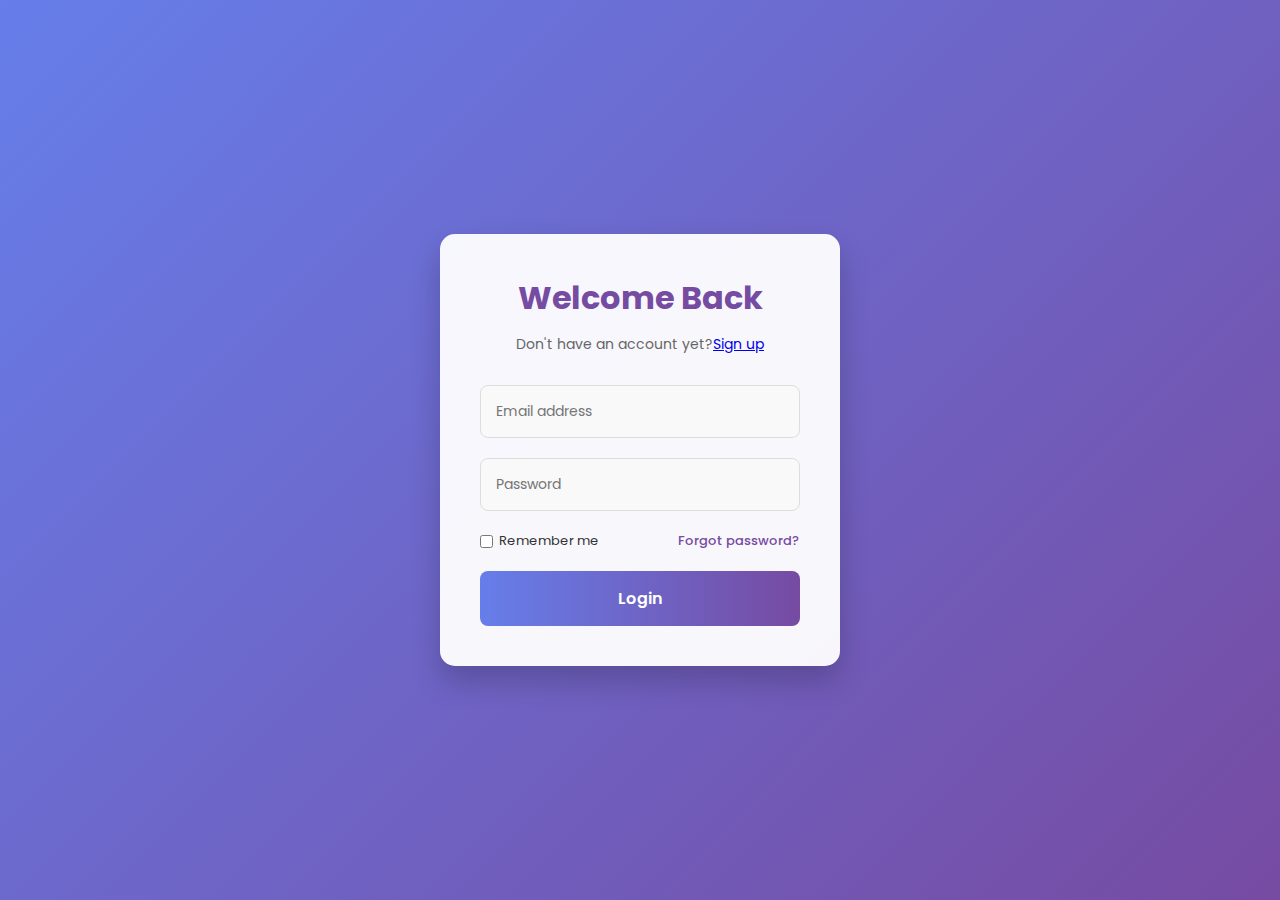
<file: pages/login.html>
<!DOCTYPE html>
<html lang="en">
  <head>
    <meta charset="UTF-8" />
    <meta name="viewport" content="width=device-width, initial-scale=1.0" />
    <title>Login page</title>
    <link rel="stylesheet" href="../styles/login.css" />
    <link
      href="https://fonts.googleapis.com/css2?family=Poppins:wght@300;400;500;600;700&display=swap"
      rel="stylesheet"
    />
  </head>
  <body>
    <div class="frame">
      <div class="heading">
        <h1>Welcome Back</h1>
        <h5>
          Don't have an account yet?<a href="../pages/register.html">Sign up</a>
        </h5>
      </div>
      <form class="frame-body">
        <input type="email" class="input-field" placeholder="Email address" />
        <input type="password" class="input-field" placeholder="Password" />

        <div class="remember-forgot">
          <div class="remember-me">
            <input type="checkbox" id="remember" />
            <label for="remember">Remember me</label>
          </div>
          <a href="#" class="forgot-password">Forgot password?</a>
        </div>

        <button type="submit" class="login-btn">Login</button>
      </form>
    </div>
  </body>
</html>
</file>
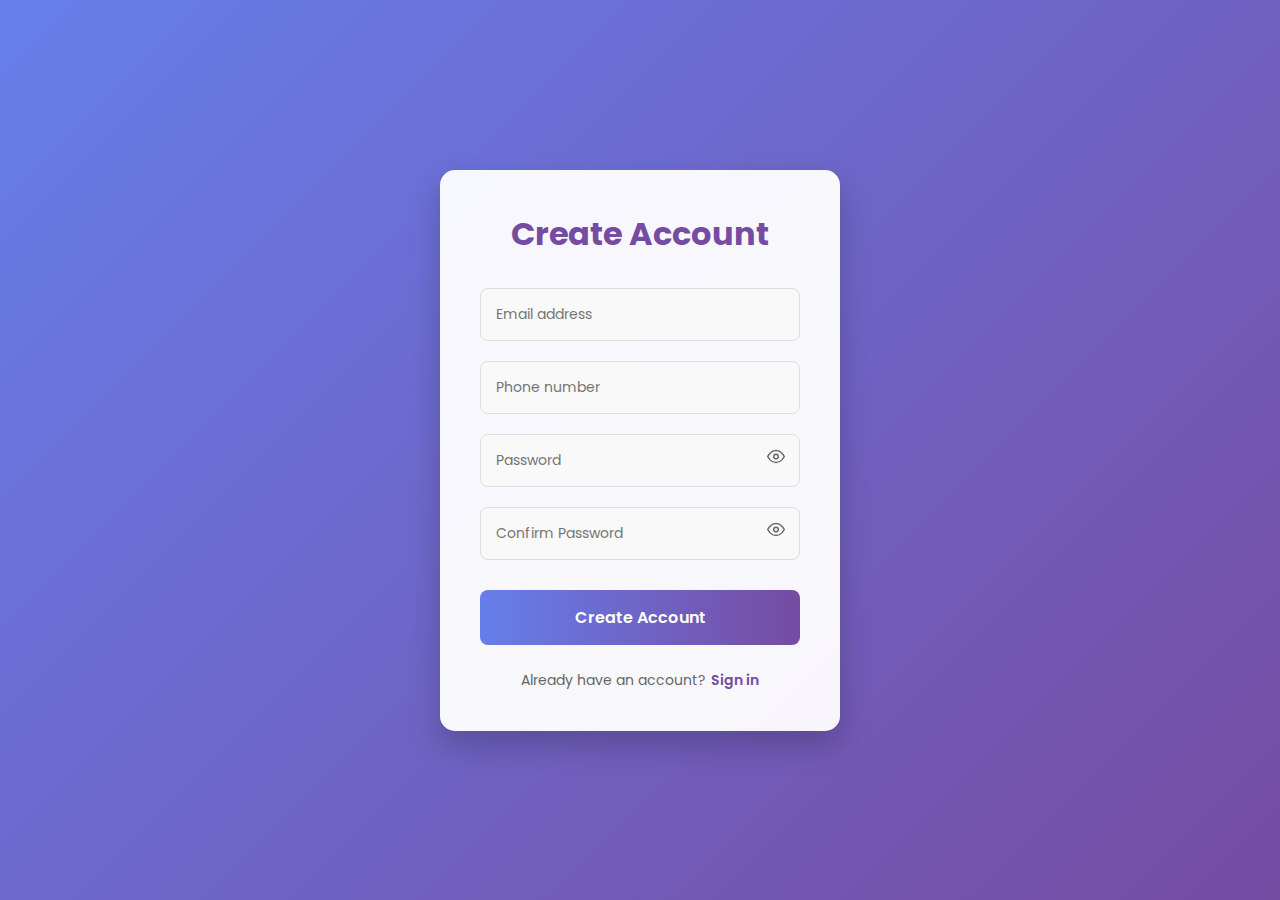
<file: pages/register.html>
<!DOCTYPE html>
<html lang="en">
  <head>
    <meta charset="UTF-8" />
    <meta name="viewport" content="width=device-width, initial-scale=1.0" />
    <title>Register page</title>
    <link rel="stylesheet" href="../styles/register.css" />
    <link
      href="https://fonts.googleapis.com/css2?family=Poppins:wght@300;400;500;600;700&display=swap"
      rel="stylesheet"
    />
  </head>
  <body>
    <div class="frame">
      <div class="heading">
        <h1>Create Account</h1>
      </div>
      <form class="frame-body">
        <input type="email" class="input-field" placeholder="Email address" />
        <input type="tel" class="input-field" placeholder="Phone number" />
        <div class="input-group">
          <input type="password" class="input-field" placeholder="Password" />
          <div class="password-toggle">
            <svg
              xmlns="http://www.w3.org/2000/svg"
              width="18"
              height="18"
              viewBox="0 0 24 24"
              fill="none"
              stroke="currentColor"
              stroke-width="2"
              stroke-linecap="round"
              stroke-linejoin="round"
            >
              <path d="M1 12s4-8 11-8 11 8 11 8-4 8-11 8-11-8-11-8z"></path>
              <circle cx="12" cy="12" r="3"></circle>
            </svg>
          </div>
        </div>
        <div class="input-group">
          <input
            type="password"
            class="input-field"
            placeholder="Confirm Password"
          />
          <div class="password-toggle">
            <svg
              xmlns="http://www.w3.org/2000/svg"
              width="18"
              height="18"
              viewBox="0 0 24 24"
              fill="none"
              stroke="currentColor"
              stroke-width="2"
              stroke-linecap="round"
              stroke-linejoin="round"
            >
              <path d="M1 12s4-8 11-8 11 8 11 8-4 8-11 8-11-8-11-8z"></path>
              <circle cx="12" cy="12" r="3"></circle>
            </svg>
          </div>
        </div>
        <button type="submit" class="register-btn">Create Account</button>
      </form>

      <div class="login-redirect">
        Already have an account?<a href="../pages/login.html">Sign in</a>
      </div>
    </div>
  </body>
</html>
</file>
<file: styles/login.css>
* {
  margin: 0;
  padding: 0;
  box-sizing: border-box;
  font-family: "Poppins", sans-serif;
}

body {
  background: linear-gradient(135deg, #667eea 0%, #764ba2 100%);
  height: 100vh;
  display: flex;
  justify-content: center;
  align-items: center;
  color: #333;
}

.frame {
  background-color: rgba(255, 255, 255, 0.95);
  border-radius: 15px;
  box-shadow: 0 15px 30px rgba(0, 0, 0, 0.2);
  width: 400px;
  max-width: 90%;
  padding: 40px;
  text-align: center;
}

.heading {
  margin-bottom: 30px;
}

.heading h1 {
  color: #764ba2;
  font-size: 32px;
  margin-bottom: 12px;
}

.heading h5 {
  color: #666;
  font-weight: 400;
  font-size: 14px;
}

.heading h5 span {
  color: #667eea;
  cursor: pointer;
  font-weight: 600;
  margin-left: 5px;
}

.frame-body {
  display: flex;
  flex-direction: column;
  gap: 20px;
}

.input-field {
  width: 100%;
  padding: 15px;
  border: 1px solid #ddd;
  border-radius: 8px;
  background-color: #f9f9f9;
  font-size: 14px;
  transition: all 0.3s ease;
}

.input-field:focus {
  outline: none;
  border-color: #764ba2;
  background-color: #fff;
  box-shadow: 0 0 0 2px rgba(118, 75, 162, 0.2);
}

.remember-forgot {
  display: flex;
  justify-content: space-between;
  align-items: center;
  font-size: 13px;
}

.remember-me {
  display: flex;
  align-items: center;
  gap: 6px;
}

.remember-me input {
  accent-color: #764ba2;
}

.forgot-password {
  color: #764ba2;
  text-decoration: none;
  font-weight: 500;
}

.login-btn {
  background: linear-gradient(to right, #667eea, #764ba2);
  color: white;
  border: none;
  border-radius: 8px;
  padding: 15px;
  font-size: 16px;
  font-weight: 600;
  cursor: pointer;
  transition: all 0.3s ease;
}

.login-btn:hover {
  transform: translateY(-3px);
  box-shadow: 0 5px 15px rgba(102, 126, 234, 0.4);
}

.social-login {
  margin-top: 30px;
}

.social-login p {
  color: #666;
  font-size: 14px;
  margin-bottom: 15px;
  position: relative;
}

.social-login p::before,
.social-login p::after {
  content: "";
  position: absolute;
  width: 25%;
  height: 1px;
  background-color: #ddd;
  top: 50%;
}

.social-login p::before {
  left: 0;
}

.social-login p::after {
  right: 0;
}

.social-icons {
  display: flex;
  justify-content: center;
  gap: 15px;
}

.social-icon {
  width: 40px;
  height: 40px;
  border-radius: 50%;
  display: flex;
  align-items: center;
  justify-content: center;
  background-color: #f5f5f5;
  border: 1px solid #eee;
  cursor: pointer;
  transition: all 0.3s ease;
}

.social-icon:hover {
  transform: translateY(-3px);
  box-shadow: 0 5px 10px rgba(0, 0, 0, 0.1);
}
</file>
<file: styles/register.css>
* {
  margin: 0;
  padding: 0;
  box-sizing: border-box;
  font-family: "Poppins", sans-serif;
}

body {
  background: linear-gradient(135deg, #667eea 0%, #764ba2 100%);
  height: 100vh;
  display: flex;
  justify-content: center;
  align-items: center;
  color: #333;
}

.frame {
  background-color: rgba(255, 255, 255, 0.95);
  border-radius: 15px;
  box-shadow: 0 15px 30px rgba(0, 0, 0, 0.2);
  width: 400px;
  max-width: 90%;
  padding: 40px;
  text-align: center;
}

.heading {
  margin-bottom: 30px;
}

.heading h1 {
  color: #764ba2;
  font-size: 32px;
  margin-bottom: 12px;
}

.frame-body {
  display: flex;
  flex-direction: column;
  gap: 20px;
}

.input-field {
  width: 100%;
  padding: 15px;
  border: 1px solid #ddd;
  border-radius: 8px;
  background-color: #f9f9f9;
  font-size: 14px;
  transition: all 0.3s ease;
}

.input-field:focus {
  outline: none;
  border-color: #764ba2;
  background-color: #fff;
  box-shadow: 0 0 0 2px rgba(118, 75, 162, 0.2);
}

.register-btn {
  background: linear-gradient(to right, #667eea, #764ba2);
  color: white;
  border: none;
  border-radius: 8px;
  padding: 15px;
  font-size: 16px;
  font-weight: 600;
  cursor: pointer;
  transition: all 0.3s ease;
  margin-top: 10px;
}

.register-btn:hover {
  transform: translateY(-3px);
  box-shadow: 0 5px 15px rgba(102, 126, 234, 0.4);
}

.terms {
  margin-top: 20px;
  font-size: 12px;
  color: #666;
}

.terms a {
  color: #764ba2;
  text-decoration: none;
  font-weight: 500;
}

.login-redirect {
  margin-top: 25px;
  font-size: 14px;
  color: #666;
}

.login-redirect a {
  color: #764ba2;
  text-decoration: none;
  font-weight: 600;
  margin-left: 5px;
}

.login-redirect a:hover {
  text-decoration: underline;
}

.input-group {
  position: relative;
}

.password-toggle {
  position: absolute;
  right: 15px;
  top: 50%;
  transform: translateY(-50%);
  cursor: pointer;
  color: #666;
}
</file>
